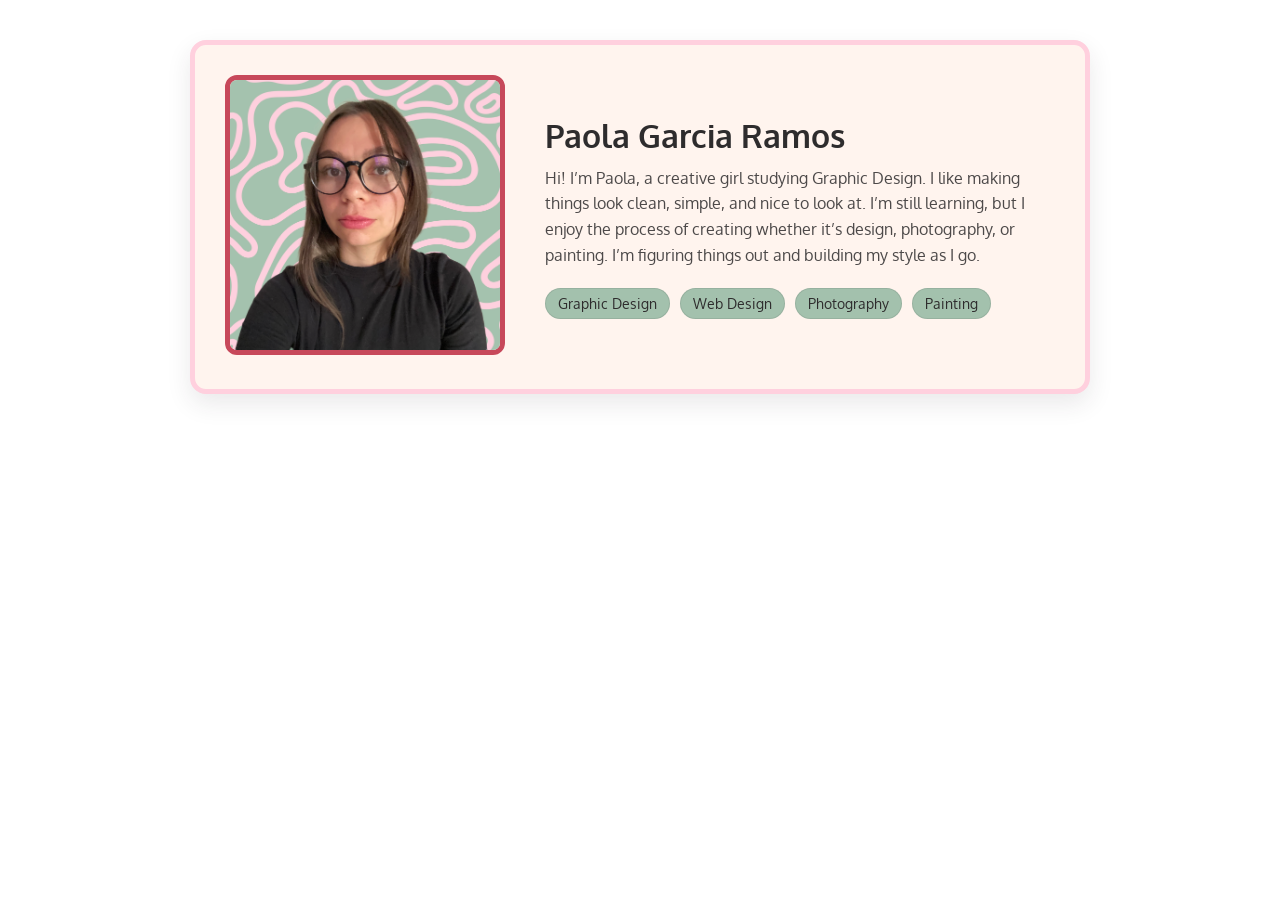
<file: index.html>
<!DOCTYPE html>
<html lang="en">
<head>
  <meta charset="UTF-8">
  <meta name="viewport" content="width=device-width, initial-scale=1.0">
  <title>About Me</title>
  <link rel="stylesheet" href="styles.css">
  <link href="https://fonts.googleapis.com/css2?family=Oxygen:wght@300;400;700&display=swap" rel="stylesheet">
</head>
<body>

  <section class="about">
    
    <!-- Profile Image -->
    <div class="about-image">
      <img src="profile-picture.jpeg" alt="Profile Photo">
    </div>

    <!-- Text Content -->
    <div class="about-content">
      <h1>Paola Garcia Ramos</h1>

      <p>
        Hi! I’m Paola, a creative girl studying Graphic Design. I like making things look clean, simple, and nice to look at. I’m still learning, but I enjoy the process of creating whether it’s design, photography, or painting. I’m figuring things out and building my style as I go.
      </p>

      <!-- Skills -->
      <div class="skills">
        <span class="skill">Graphic Design</span>
        <span class="skill">Web Design</span>
        <span class="skill">Photography</span>
        <span class="skill">Painting</span>
      </div>
    </div>

  </section>

</body>
</html>
</file>
<file: styles.css>
/* ===== Global Reset ===== */
* {
  margin: 0;
  padding: 0;
  box-sizing: border-box;
}

/* Page background */
body {
  font-family: "Oxygen", sans-serif;
  background: white;
  padding: 40px;
  color: #2E2C2D; /* main text color */
}

/* ===== About Section Layout ===== */
.about {
  display: flex;
  align-items: center;
  gap: 40px;
  max-width: 900px;
  margin: auto;
  background: #FFF4EE;
  padding: 30px;
  border-radius: 16px;
  box-shadow: 0 10px 25px rgba(46, 44, 45, 0.1);
  border: 5px solid #FFD0DE; /* soft blush outline */
}

/* Profile image styling */
.about-image img {
  width: 280px;
  height: 280px;
  object-fit: cover;
  border-radius: 12px;
  border: 5px solid #C7485A; /* main accent color */
}

/* Text content */
.about-content h1 {
  font-size: 32px;
  margin-bottom: 10px;
  color: #2E2C2D;
}

.about-content p {
  font-size: 16px;
  line-height: 1.6;
  color: #2E2C2D;
  opacity: 0.85;
  margin-bottom: 20px;
}

/* ===== Skills Tags ===== */
.skills {
  display: flex;
  flex-wrap: wrap;
  gap: 10px;
}

.skill {
  background: #A3C1AD; /* soft sage green */
  color: #2E2C2D;
  padding: 6px 12px;
  border-radius: 20px;
  font-size: 14px;
  font-weight: 500;
  border: 1px solid rgba(46, 44, 45, 0.1);
}

/* Optional: hover effect for tags */
.skill:hover {
  background: #C7485A;
  color: white;
  transition: 0.3s ease;
  cursor: pointer;
}

.skill:active {
  transform: translateY(2px);
  box-shadow: 0 2px 0 rgba(46, 44, 45, 0.15);
}

/* ===== Responsive Design ===== */
@media (max-width: 768px) {
  .about {
    flex-direction: column;
    text-align: center;
  }

  .about-image img {
    width: 200px;
    height: 200px;
  }

  .skills {
    justify-content: center;
  }
}
</file>
